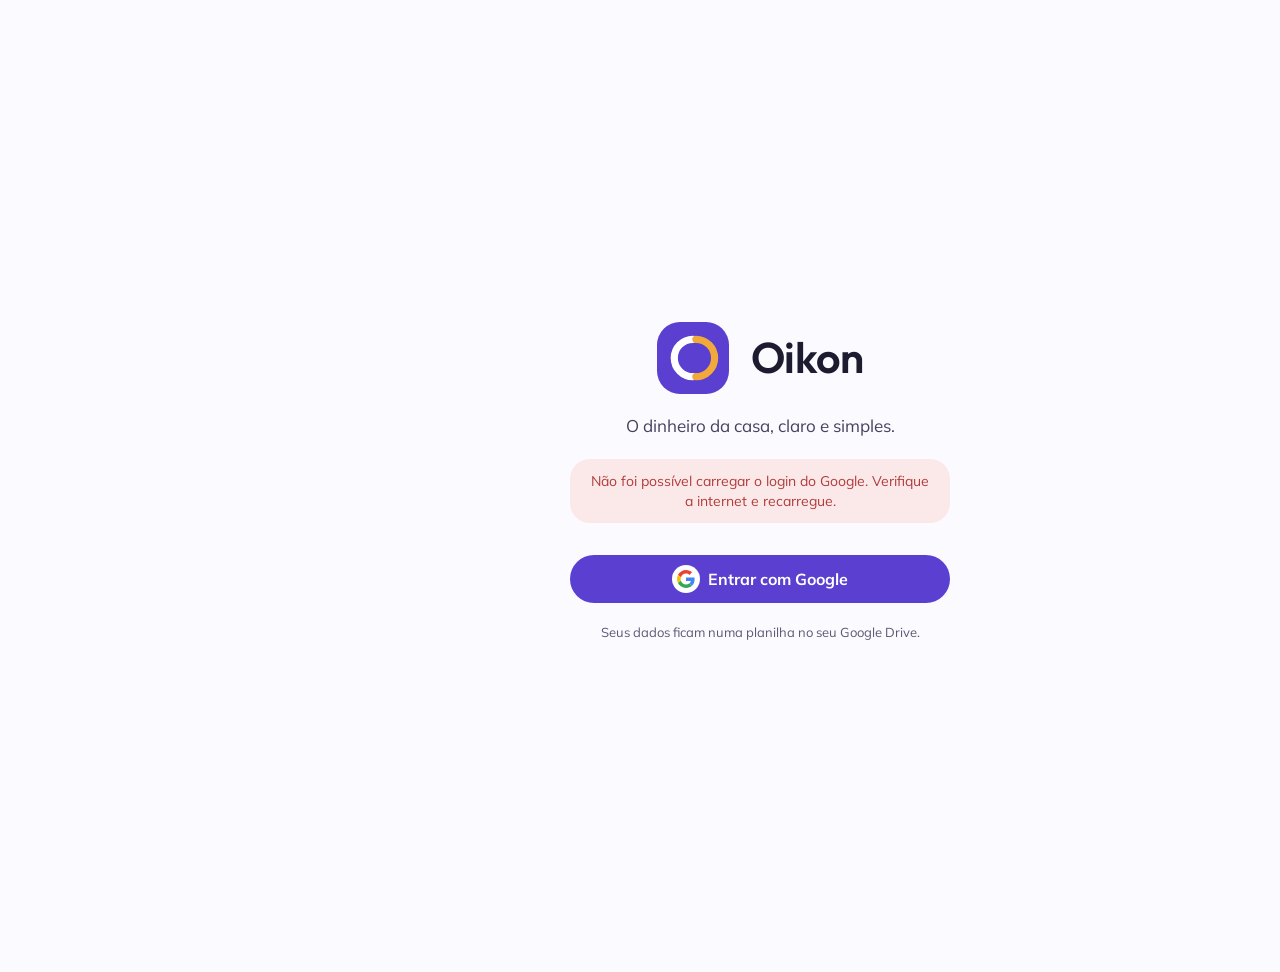
<file: index.html>
<!doctype html>
<html lang="pt-BR">
<head>
<meta charset="utf-8">
<meta name="viewport" content="width=device-width, initial-scale=1, viewport-fit=cover">
<meta name="theme-color" content="#FBFAFF">
<meta name="description" content="Oikon: o dinheiro da casa, claro e simples. Seus dados ficam numa planilha no seu Google Drive.">
<title>Oikon</title>
<link rel="manifest" href="manifest.webmanifest">
<link rel="icon" href="icons/oikon.svg" type="image/svg+xml">
<link rel="apple-touch-icon" href="icons/icon-180.png">
<meta name="apple-mobile-web-app-capable" content="yes">
<meta name="apple-mobile-web-app-title" content="Oikon">
<link rel="preload" href="fonts/mulish-400.woff2" as="font" type="font/woff2" crossorigin>
<link rel="preload" href="fonts/outfit-600.woff2" as="font" type="font/woff2" crossorigin>
<link rel="stylesheet" href="css/app.css?v=88">
</head>
<body>
<div id="app">
  <main id="main" class="shell"><div class="carregando" aria-label="Carregando"><i></i><i></i><i></i></div></main>
  <div id="composer"></div>
  <div id="nav"></div>
  <div id="modal"></div>
  <div id="toast" aria-live="polite"></div>
</div>
<noscript>Este app precisa de JavaScript.</noscript>
<script type="module" src="js/app.js?v=88"></script>
</body>
</html>
</file>
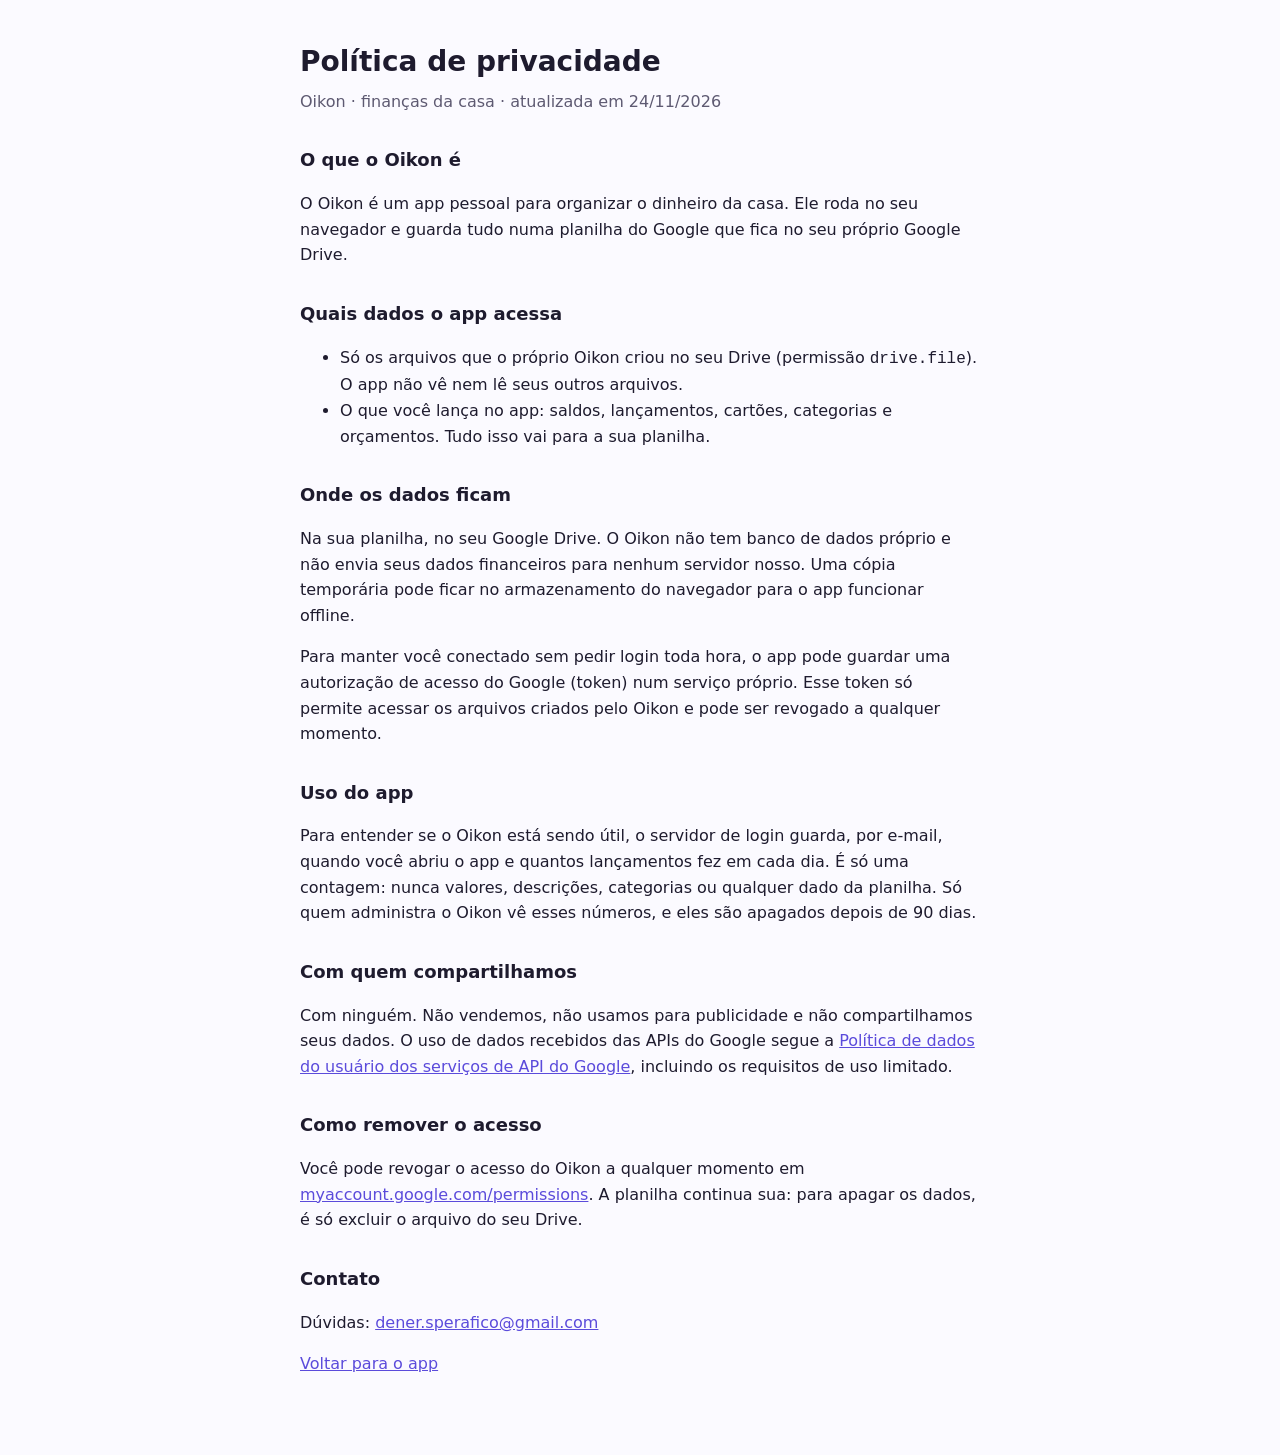
<file: privacidade.html>
<!doctype html>
<html lang="pt-BR">
<head>
<meta charset="utf-8">
<meta name="viewport" content="width=device-width, initial-scale=1">
<title>Oikon · Privacidade</title>
<meta name="theme-color" content="#FBFAFF">
<style>
  :root { --bg:#FBFAFF; --tx:#1E1B2E; --mut:#5E5A72; --ac:#5B4BDB; }
  @media (prefers-color-scheme: dark) { :root { --bg:#16141F; --tx:#ECEAF5; --mut:#A7A3BA; --ac:#A99CFF; } }
  body { margin:0; background:var(--bg); color:var(--tx); font:16px/1.6 system-ui, -apple-system, "Segoe UI", sans-serif; }
  main { max-width:680px; margin:0 auto; padding:40px 16px 64px; }
  h1 { font-size:28px; margin:0 0 4px; }
  h2 { font-size:18px; margin:32px 0 8px; }
  p, li { color:var(--tx); }
  .sub { color:var(--mut); margin:0 0 24px; }
  a { color:var(--ac); }
</style>
</head>
<body>
<main>
  <h1>Política de privacidade</h1>
  <p class="sub">Oikon · finanças da casa · atualizada em 24/11/2026</p>

  <h2>O que o Oikon é</h2>
  <p>O Oikon é um app pessoal para organizar o dinheiro da casa. Ele roda no seu navegador e guarda tudo numa planilha do Google que fica no seu próprio Google Drive.</p>

  <h2>Quais dados o app acessa</h2>
  <ul>
    <li>Só os arquivos que o próprio Oikon criou no seu Drive (permissão <code>drive.file</code>). O app não vê nem lê seus outros arquivos.</li>
    <li>O que você lança no app: saldos, lançamentos, cartões, categorias e orçamentos. Tudo isso vai para a sua planilha.</li>
  </ul>

  <h2>Onde os dados ficam</h2>
  <p>Na sua planilha, no seu Google Drive. O Oikon não tem banco de dados próprio e não envia seus dados financeiros para nenhum servidor nosso. Uma cópia temporária pode ficar no armazenamento do navegador para o app funcionar offline.</p>
  <p>Para manter você conectado sem pedir login toda hora, o app pode guardar uma autorização de acesso do Google (token) num serviço próprio. Esse token só permite acessar os arquivos criados pelo Oikon e pode ser revogado a qualquer momento.</p>

  <h2>Uso do app</h2>
  <p>Para entender se o Oikon está sendo útil, o servidor de login guarda, por e-mail, quando você abriu o app e quantos lançamentos fez em cada dia. É só uma contagem: nunca valores, descrições, categorias ou qualquer dado da planilha. Só quem administra o Oikon vê esses números, e eles são apagados depois de 90 dias.</p>

  <h2>Com quem compartilhamos</h2>
  <p>Com ninguém. Não vendemos, não usamos para publicidade e não compartilhamos seus dados. O uso de dados recebidos das APIs do Google segue a <a href="https://developers.google.com/terms/api-services-user-data-policy">Política de dados do usuário dos serviços de API do Google</a>, incluindo os requisitos de uso limitado.</p>

  <h2>Como remover o acesso</h2>
  <p>Você pode revogar o acesso do Oikon a qualquer momento em <a href="https://myaccount.google.com/permissions">myaccount.google.com/permissions</a>. A planilha continua sua: para apagar os dados, é só excluir o arquivo do seu Drive.</p>

  <h2>Contato</h2>
  <p>Dúvidas: <a href="mailto:dener.sperafico@gmail.com">dener.sperafico@gmail.com</a></p>

  <p><a href="./">Voltar para o app</a></p>
</main>
</body>
</html>
</file>
<file: css/app.css>
/* Oikon — design system "Leve" (documento design/oikon-design-system.md do projeto).
   Tudo vem dos tokens abaixo (seção 14). Valores soltos só onde o documento pede. */

/* ---------- Tokens ---------- */
:root {
  color-scheme: light;

  /* Marca */
  --cor-violeta: #5A3FD0;
  --cor-violeta-escuro: #432CA8;
  --cor-lavanda: #EEEAFC;
  --cor-lavanda-escuro: #E2DCFA;
  --cor-lavanda-leve: #F5F2FE;
  --cor-ambar: #F2A93B;
  --cor-noite: #1D1B2F;

  /* Neutros */
  --cor-fundo: #FBFAFF;
  --cor-superficie: #FFFFFF;
  --cor-texto: #1D1B2F;
  --cor-texto-2: #45415E;
  --cor-texto-3: #5C5873;
  --cor-placeholder: #6E6988;
  --cor-borda: #ECE8F7;
  --cor-borda-forte: #D9D3F2;
  --cor-borda-campo: #8C86A8;

  /* Estados */
  --cor-positivo: #226B4B;
  --cor-positivo-fundo: #E6F4EC;
  --cor-negativo: #B23A3A;
  --cor-negativo-fundo: #FBE9E9;
  --cor-atencao: #8A5A00;
  --cor-atencao-fundo: #FDF1DC;
  --cor-veu: rgba(29, 27, 47, 0.4);

  /* Tipografia */
  --fonte-texto: "Mulish", system-ui, -apple-system, "Segoe UI", sans-serif;
  --fonte-numero: "Outfit", "Mulish", system-ui, sans-serif;
  --txt-destaque: 52px;
  --txt-numero-g: 32px;
  --txt-numero-m: 22px;
  --txt-numero-p: 16px;
  --txt-titulo-1: 28px;
  --txt-titulo-2: 22px;
  --txt-titulo-3: 17px;
  --txt-corpo: 16px;
  --txt-apoio: 14px;
  --txt-legenda: 13px;

  /* Espaço */
  --esp-1: 4px;
  --esp-2: 8px;
  --esp-3: 12px;
  --esp-4: 16px;
  --esp-5: 20px;
  --esp-6: 24px;
  --esp-8: 32px;
  --esp-10: 40px;
  --esp-16: 64px;

  /* Forma */
  --raio-p: 12px;
  --raio-m: 20px;
  --raio-g: 22px;
  --raio-xg: 28px;
  --raio-pilula: 999px;
  --sombra-flutuante: 0 8px 24px rgba(29, 27, 47, 0.12);

  /* Movimento */
  --mov-rapido: 150ms;
  --mov-medio: 250ms;
  --mov-curva: cubic-bezier(0.2, 0, 0, 1);

  /* Layout */
  --nav-lateral: 240px;
  --conteudo-max: 1120px;
  --toque-min: 44px;
  --nav-h: 64px;
  --composer-h: 76px;
}

/* ---------- Fontes (hospedadas no projeto, funcionam sem internet) ---------- */
@font-face { font-family: "Mulish"; src: url("../fonts/mulish-400.woff2") format("woff2"); font-weight: 400; font-display: swap; }
@font-face { font-family: "Mulish"; src: url("../fonts/mulish-600.woff2") format("woff2"); font-weight: 600; font-display: swap; }
@font-face { font-family: "Mulish"; src: url("../fonts/mulish-700.woff2") format("woff2"); font-weight: 700; font-display: swap; }
@font-face { font-family: "Mulish"; src: url("../fonts/mulish-800.woff2") format("woff2"); font-weight: 800; font-display: swap; }
@font-face { font-family: "Outfit"; src: url("../fonts/outfit-500.woff2") format("woff2"); font-weight: 500; font-display: swap; }
@font-face { font-family: "Outfit"; src: url("../fonts/outfit-600.woff2") format("woff2"); font-weight: 600; font-display: swap; }

/* ---------- Base ---------- */
* { box-sizing: border-box; }
html { -webkit-text-size-adjust: 100%; }
body {
  margin: 0;
  background: var(--cor-fundo);
  color: var(--cor-texto);
  font-family: var(--fonte-texto);
  font-size: var(--txt-corpo);
  line-height: 1.45;
}
button, input, select, textarea { font: inherit; color: inherit; }
a { color: var(--cor-violeta); }
h1, h2, h3 { margin: 0; line-height: 1.25; font-weight: 800; }
h1 { font-size: var(--txt-titulo-2); }
h2 { font-size: var(--txt-titulo-3); }
h3 { font-size: var(--txt-titulo-3); }
p { margin: 0; }
svg.ic { width: 24px; height: 24px; flex: none; fill: none; stroke: currentColor; stroke-width: 1.8; stroke-linecap: round; stroke-linejoin: round; }
.num {
  font-family: var(--fonte-numero);
  font-weight: 600;
  font-variant-numeric: tabular-nums;
  letter-spacing: -0.01em;
  white-space: nowrap;
}
.muted { color: var(--cor-texto-3); }
.small { font-size: var(--txt-legenda); }
.apoio { font-size: var(--txt-apoio); color: var(--cor-texto-2); }
.neg { color: var(--cor-negativo); }
.pos { color: var(--cor-positivo); }
.hidden, .sr-only { position: absolute !important; width: 1px; height: 1px; overflow: hidden; clip: rect(0 0 0 0); white-space: nowrap; }
:focus-visible { outline: 3px solid var(--cor-ambar); outline-offset: 2px; }
@media (prefers-reduced-motion: reduce) {
  *, *::before, *::after { animation: none !important; transition: none !important; }
}

/* ---------- Estrutura ---------- */
#app { min-height: 100vh; }
.shell { max-width: 640px; margin: 0 auto; padding: calc(var(--esp-6) + env(safe-area-inset-top)) var(--esp-5) calc(var(--nav-h) + var(--esp-6) + env(safe-area-inset-bottom)); }
.shell.with-composer { padding-bottom: calc(var(--nav-h) + var(--composer-h) + var(--esp-6) + env(safe-area-inset-bottom)); }
.top { display: flex; align-items: center; justify-content: space-between; gap: var(--esp-3); margin-bottom: var(--esp-4); min-height: var(--toque-min); }
.top h1 { flex: 1; }
.cabecalho { display: flex; align-items: center; justify-content: space-between; gap: var(--esp-3); margin-bottom: var(--esp-3); }
.cabecalho .marca-ic { width: 40px; height: 40px; flex: none; }
.stack { display: flex; flex-direction: column; gap: var(--esp-3); }
.secao { margin-top: var(--esp-6); }
.row { display: flex; align-items: center; justify-content: space-between; gap: var(--esp-3); }
.grid2 { display: grid; grid-template-columns: repeat(2, minmax(0, 1fr)); gap: 10px; }
.grid3 { display: grid; grid-template-columns: repeat(3, minmax(0, 1fr)); gap: var(--esp-2); }

/* ---------- Botões (8.1) ---------- */
.btn {
  display: inline-flex; align-items: center; justify-content: center; gap: var(--esp-2);
  min-height: 48px; padding: 0 var(--esp-5); border: 0; border-radius: var(--raio-pilula);
  font: 700 var(--txt-corpo)/1.2 var(--fonte-texto); text-decoration: none; cursor: pointer; text-align: center;
  background: var(--cor-lavanda); color: var(--cor-violeta-escuro);
  transition: background var(--mov-rapido) var(--mov-curva);
}
.btn:hover, .btn:active { background: var(--cor-lavanda-escuro); }
.btn svg.ic { width: 20px; height: 20px; }
.btn.primary { background: var(--cor-violeta); color: #fff; }
.btn.primary:hover, .btn.primary:active { background: var(--cor-violeta-escuro); }
.btn.link { background: transparent; color: var(--cor-violeta); padding: 0 var(--esp-3); min-height: var(--toque-min); }
.btn.link:hover { background: var(--cor-lavanda-leve); }
.btn.danger { background: transparent; color: var(--cor-negativo); }
.btn.danger:hover { background: var(--cor-negativo-fundo); }
.btn.danger.cheio { background: var(--cor-negativo); color: #fff; }
.btn.icone { width: 48px; padding: 0; flex: none; }
.btn.pequeno { min-height: var(--toque-min); padding: 0 var(--esp-4); font-size: var(--txt-apoio); }
.btn.block { width: 100%; }
.btn:disabled { opacity: .4; cursor: not-allowed; }
.btns { display: flex; gap: 10px; flex-wrap: wrap; }
.btns .btn { flex: 1 1 auto; }
.btns.col { flex-direction: column; }
.back { display: inline-flex; align-items: center; gap: var(--esp-1); min-height: var(--toque-min); padding: 0 var(--esp-3) 0 0; border: 0; background: none; color: var(--cor-violeta); font: 700 var(--txt-corpo) var(--fonte-texto); cursor: pointer; border-radius: var(--raio-pilula); }
.back svg.ic { width: 20px; height: 20px; }

/* ---------- Cards e métricas (8.4, 8.5) ---------- */
.card { background: var(--cor-superficie); border: 1px solid var(--cor-borda); border-radius: var(--raio-g); padding: var(--esp-4) var(--esp-5); color: inherit; text-decoration: none; display: block; }
a.card:hover { border-color: var(--cor-borda-forte); }
.card .label { font-size: var(--txt-legenda); font-weight: 700; color: var(--cor-texto-3); }
.card .big { font-family: var(--fonte-numero); font-weight: 600; font-size: var(--txt-numero-m); line-height: 1.2; margin-top: 2px; font-variant-numeric: tabular-nums; }
.card.alert { background: var(--cor-atencao-fundo); border-color: transparent; color: var(--cor-atencao); }
.card.danger { background: var(--cor-negativo-fundo); border-color: transparent; }
.card.info { background: var(--cor-lavanda); border-color: transparent; color: var(--cor-noite); }
.metrica { padding: 14px var(--esp-4); border-radius: var(--raio-g); display: flex; flex-direction: column; gap: 2px; }
.metrica .apoio { font-size: var(--txt-legenda); color: var(--cor-texto-3); }

.destaque { text-align: center; padding: var(--esp-3) 0 var(--esp-5); display: flex; flex-direction: column; align-items: center; gap: var(--esp-2); color: inherit; text-decoration: none; border-radius: var(--raio-xg); }
.destaque .rot { font-size: var(--txt-apoio); font-weight: 700; color: var(--cor-texto-3); }
.destaque .valor { font-family: var(--fonte-numero); font-weight: 600; font-size: var(--txt-destaque); line-height: 1; letter-spacing: -0.02em; color: var(--cor-violeta); font-variant-numeric: tabular-nums; }
.destaque .valor.neg { color: var(--cor-negativo); }
.destaque .exp { font-size: var(--txt-apoio); color: var(--cor-texto-2); max-width: 300px; }
.destaque .saidas { width: 100%; max-width: 320px; margin-top: var(--esp-2); text-align: left; }
.destaque:hover .valor { color: var(--cor-violeta-escuro); }

.section-title { display: flex; align-items: center; gap: var(--esp-2); font-size: var(--txt-titulo-3); font-weight: 800; color: var(--cor-texto); margin: var(--esp-6) 0 var(--esp-3); }
.section-title .r { margin-left: auto; }
.contador { display: inline-block; background: var(--cor-ambar); color: var(--cor-noite); font-size: var(--txt-legenda); font-weight: 800; border-radius: var(--raio-pilula); padding: 2px 9px; line-height: 1.4; }

/* ---------- Itens de lista (8.6) ---------- */
.list { display: flex; flex-direction: column; gap: 10px; }
.item {
  display: flex; align-items: center; gap: var(--esp-3); width: 100%; min-height: 64px;
  padding: var(--esp-3) 14px; background: var(--cor-superficie); border: 1px solid var(--cor-borda); border-radius: var(--raio-m);
  text-align: left; color: inherit; text-decoration: none; cursor: pointer;
  transition: border-color var(--mov-rapido) var(--mov-curva);
}
div.item { cursor: default; }
.item:hover { border-color: var(--cor-borda-forte); }
.item > .ic, .item > svg.ic { color: var(--cor-noite); }
.item .meio { flex: 1; min-width: 0; display: flex; flex-direction: column; gap: 2px; }
.item .t { font-weight: 700; font-size: 15px; }
.item .s { font-size: var(--txt-legenda); color: var(--cor-texto-3); }
.item .r { text-align: right; flex: none; display: flex; flex-direction: column; align-items: flex-end; gap: 2px; }
.item .r .num { font-size: var(--txt-numero-p); }
.item.total { min-height: 52px; background: var(--cor-lavanda-leve); }
.quem { display: inline-grid; place-items: center; width: 24px; height: 24px; border-radius: 50%; background: var(--cor-lavanda); color: var(--cor-violeta-escuro); font-size: var(--txt-legenda); font-weight: 700; vertical-align: middle; flex: none; }
.dia { font-size: var(--txt-legenda); font-weight: 700; color: var(--cor-texto-3); margin: var(--esp-5) 0 var(--esp-2); }
.dia:first-child { margin-top: 0; }

.badge { display: inline-flex; align-items: center; font-size: var(--txt-legenda); font-weight: 700; border-radius: var(--raio-pilula); padding: 1px 8px; line-height: 1.5; vertical-align: middle; }
.badge.prev { background: var(--cor-lavanda); color: var(--cor-violeta-escuro); }
.badge.pend { background: var(--cor-atencao-fundo); color: var(--cor-atencao); }
.badge.envio { background: var(--cor-lavanda-leve); color: var(--cor-texto-3); }
.badge.est { background: var(--cor-negativo-fundo); color: var(--cor-negativo); }
.badge.ok { background: var(--cor-positivo-fundo); color: var(--cor-positivo); }

/* ---------- Barra de orçamento (8.9) ---------- */
.bar { position: relative; height: 8px; border-radius: var(--raio-pilula); background: var(--cor-lavanda); overflow: hidden; display: flex; margin: 6px 0 4px; }
.bar > i { display: block; height: 100%; background: var(--cor-violeta); }
.bar > i.prev { background: var(--cor-violeta); opacity: .35; }
.bar.over { background: var(--cor-negativo-fundo); }
.bar.over > i { background: var(--cor-negativo); }
.bar.over > i.prev { opacity: .45; }
.orc-linha { display: flex; justify-content: space-between; gap: var(--esp-3); align-items: baseline; }
.orc-linha .t { font-weight: 700; font-size: 15px; }
.orc-linha .num { font-size: 15px; }

/* ---------- Chips (8.8) ---------- */
.chip { display: inline-flex; align-items: center; gap: var(--esp-2); min-height: 36px; padding: 0 14px; border-radius: var(--raio-pilula); background: var(--cor-lavanda); color: var(--cor-texto-2); font-weight: 700; font-size: 15px; border: 0; text-decoration: none; cursor: pointer; }
.chip svg.ic { width: 16px; height: 16px; }
.chip.falta { background: var(--cor-superficie); border: 1.5px dashed var(--cor-borda-campo); color: var(--cor-noite); }
.chip.ed { color: var(--cor-noite); font-size: var(--txt-apoio); }
.chip.aberto { background: var(--cor-violeta); color: #fff; }
.chips { display: flex; flex-wrap: wrap; gap: var(--esp-2); }
.filtros { display: flex; gap: var(--esp-2); overflow-x: auto; padding-bottom: 2px; margin-bottom: var(--esp-3); }
.filtro { flex: none; display: inline-flex; align-items: center; min-height: var(--toque-min); padding: 0 var(--esp-4); border-radius: var(--raio-pilula); background: var(--cor-superficie); border: 1px solid var(--cor-borda-forte); color: var(--cor-texto-2); font-weight: 700; font-size: var(--txt-apoio); text-decoration: none; }
.filtro.on { background: var(--cor-violeta); border-color: var(--cor-violeta); color: #fff; }
.seletor-mes { display: flex; align-items: center; justify-content: center; gap: var(--esp-1); background: var(--cor-lavanda); border-radius: var(--raio-pilula); padding: 2px; width: max-content; max-width: 100%; margin: 0 auto var(--esp-4); }
.seletor-mes a { display: inline-grid; place-items: center; width: var(--toque-min); height: var(--toque-min); border-radius: 50%; color: var(--cor-violeta-escuro); }
.seletor-mes a:hover { background: var(--cor-lavanda-escuro); }
.seletor-mes a svg.ic { width: 20px; height: 20px; }
.seletor-mes b, .seletor-mes .t { padding: 0 var(--esp-2); font-weight: 700; color: var(--cor-texto-2); text-align: center; }
.seletor-mes .t b { padding: 0; display: block; color: var(--cor-noite); }

/* ---------- Formulários (8.13) ---------- */
form { margin: 0; }
.field { display: flex; flex-direction: column; gap: 6px; }
.field > span:first-child { font-size: var(--txt-apoio); font-weight: 700; color: var(--cor-texto-2); }
.field input, .field select, .field textarea {
  min-height: 48px; padding: 0 14px; border: 1.5px solid var(--cor-borda-campo); border-radius: var(--raio-p);
  background: var(--cor-superficie); width: 100%; font-size: var(--txt-corpo);
}
.field select { padding-right: 36px; }
.field input::placeholder { color: var(--cor-placeholder); }
.field input:focus, .field select:focus, .field textarea:focus { outline: none; border-color: var(--cor-violeta); box-shadow: 0 0 0 1px var(--cor-violeta); }
.field.valor .caixa { position: relative; display: flex; align-items: center; }
.field.valor .caixa::before { content: "R$"; position: absolute; left: 14px; color: var(--cor-texto-3); font-weight: 700; }
.field.valor input { font-family: var(--fonte-numero); font-weight: 600; font-size: 20px; text-align: right; padding-left: 48px; }
.field.err input, .field.err select { border-color: var(--cor-negativo); }
.field .hint { font-size: var(--txt-legenda); color: var(--cor-texto-3); }
.field .error { font-size: var(--txt-legenda); color: var(--cor-negativo); font-weight: 700; }
.seg { display: flex; gap: 2px; padding: 3px; background: var(--cor-lavanda); border-radius: var(--raio-pilula); }
.seg label { flex: 1; display: grid; place-items: center; min-height: 42px; padding: 0 var(--esp-2); border-radius: var(--raio-pilula); border: 1px solid transparent; cursor: pointer; font-weight: 700; font-size: var(--txt-apoio); color: var(--cor-texto-2); text-align: center; }
.seg input { position: absolute; opacity: 0; pointer-events: none; }
.seg label:has(input:checked) { background: var(--cor-superficie); color: var(--cor-violeta); border-color: var(--cor-borda-forte); }
.seg label:has(input:focus-visible) { outline: 3px solid var(--cor-ambar); outline-offset: 2px; }
.check { display: flex; gap: var(--esp-3); align-items: center; min-height: var(--toque-min); cursor: pointer; }
.check input[type="radio"] { width: 22px; height: 22px; accent-color: var(--cor-violeta); flex: none; }
.check input[type="checkbox"] { appearance: none; -webkit-appearance: none; position: relative; flex: none; width: 44px; height: 26px; border-radius: var(--raio-pilula); background: var(--cor-borda-campo); cursor: pointer; transition: background var(--mov-rapido) var(--mov-curva); margin: 0; }
.check input[type="checkbox"]::after { content: ""; position: absolute; top: 3px; left: 3px; width: 20px; height: 20px; border-radius: 50%; background: #fff; transition: transform var(--mov-rapido) var(--mov-curva); }
.check input[type="checkbox"]:checked { background: var(--cor-violeta); }
.check input[type="checkbox"]:checked::after { transform: translateX(18px); }

/* ---------- Navegação (8.14) ---------- */
.tabs { position: fixed; left: 0; right: 0; bottom: 0; z-index: 20; display: flex; justify-content: center; height: calc(var(--nav-h) + env(safe-area-inset-bottom)); padding-bottom: env(safe-area-inset-bottom); background: var(--cor-superficie); border-top: 1px solid var(--cor-borda); }
.tabs .so-desk { display: none; }
.tabs a { flex: 1; max-width: 160px; display: flex; flex-direction: column; align-items: center; justify-content: center; gap: var(--esp-1); font-size: var(--txt-legenda); font-weight: 700; color: var(--cor-texto-3); text-decoration: none; }
.tabs a .pil { display: grid; place-items: center; width: 56px; height: 32px; border-radius: var(--raio-pilula); }
.tabs a.on { color: var(--cor-violeta); }
.tabs a.on .pil { background: var(--cor-lavanda); }

/* ---------- Campo único (8.2) ---------- */
.composer { position: fixed; left: 0; right: 0; bottom: calc(var(--nav-h) + env(safe-area-inset-bottom)); z-index: 19; background: var(--cor-superficie); border-top: 1px solid var(--cor-borda); padding: 14px var(--esp-4); }
.composer form { max-width: 640px; margin: 0 auto; display: flex; gap: 10px; align-items: center; }
.composer input { flex: 1; min-width: 0; height: 48px; padding: 0 18px; border-radius: var(--raio-pilula); background: var(--cor-fundo); border: 1.5px solid var(--cor-borda-campo); font-size: var(--txt-corpo); outline: none; transition: border-color var(--mov-rapido) var(--mov-curva); }
.composer input::placeholder { color: var(--cor-placeholder); }
.composer input:focus { border-color: var(--cor-violeta); }
.composer .btn.icone svg.ic { width: 22px; height: 22px; }
.composer.no-topo { position: static; padding: 0; border: 0; background: none; margin-bottom: var(--esp-6); }
.composer.no-topo form { max-width: none; }

/* ---------- Avisos, toast (8.10, 8.11, 8.17) ---------- */
.banner { display: flex; align-items: center; gap: var(--esp-3); padding: var(--esp-3) var(--esp-4); border-radius: var(--raio-m); font-size: var(--txt-apoio); margin-bottom: var(--esp-3); background: var(--cor-lavanda); color: var(--cor-noite); }
.banner > svg.ic { width: 20px; height: 20px; }
.banner > span { flex: 1; }
.banner.warn { background: var(--cor-atencao-fundo); color: var(--cor-atencao); font-weight: 700; }
.banner.err { background: var(--cor-negativo-fundo); color: var(--cor-negativo); }
.banner.ok { background: var(--cor-positivo-fundo); color: var(--cor-positivo); }
.banner .btn { min-height: 40px; padding: 0 var(--esp-4); font-size: var(--txt-apoio); background: var(--cor-superficie); flex: none; }
.toast { position: fixed; left: 50%; top: calc(env(safe-area-inset-top) + var(--esp-3)); transform: translateX(-50%); z-index: 80; width: max-content; max-width: min(440px, calc(100vw - 32px)); display: flex; align-items: center; gap: var(--esp-3); padding: 10px var(--esp-4) 10px 10px; background: var(--cor-superficie); color: var(--cor-texto); border: 1px solid var(--cor-lavanda); border-radius: 16px; box-shadow: 0 8px 24px rgba(52, 40, 120, .14), 0 1px 3px rgba(52, 40, 120, .08); font-size: 15px; font-weight: 600; line-height: 1.35; cursor: pointer; animation: toast-in 220ms var(--mov-curva); }
.toast .t-ic { flex: none; display: grid; place-items: center; width: 30px; height: 30px; border-radius: 50%; background: var(--cor-lavanda-leve); color: var(--cor-violeta); }
.toast .t-ic svg.ic { width: 16px; height: 16px; }
.toast.ok .t-ic { background: var(--cor-positivo-fundo); color: var(--cor-positivo); }
.toast.atencao { border-color: var(--cor-atencao-fundo); }
.toast.atencao .t-ic { background: var(--cor-atencao-fundo); color: var(--cor-atencao); }
@keyframes toast-in { from { opacity: 0; transform: translate(-50%, -10px); } to { opacity: 1; transform: translate(-50%, 0); } }
@keyframes toast-in-desk { from { opacity: 0; transform: translateY(-10px); } to { opacity: 1; transform: none; } }
@media (prefers-reduced-motion: reduce) { .toast { animation: none; } }
.vazio { text-align: center; padding: var(--esp-8) var(--esp-4); display: flex; flex-direction: column; align-items: center; gap: var(--esp-3); color: var(--cor-texto-2); }
.vazio svg.ic { width: 32px; height: 32px; color: var(--cor-texto-3); }
.carregando { display: flex; flex-direction: column; gap: var(--esp-3); align-items: center; padding-top: var(--esp-16); }
.carregando i { display: block; height: 20px; width: 60%; border-radius: var(--raio-pilula); background: var(--cor-lavanda); animation: pulsar 1.2s ease-in-out infinite; }
.carregando i:nth-child(2) { height: 52px; width: 70%; }
.carregando i:nth-child(3) { width: 80%; height: 64px; border-radius: var(--raio-g); }
@keyframes pulsar { 0%, 100% { opacity: 1; } 50% { opacity: .6; } }

/* ---------- Bottom sheet e modal (8.12) ---------- */
.modal-bg { position: fixed; inset: 0; z-index: 40; background: var(--cor-veu); display: flex; align-items: flex-end; justify-content: center; animation: fade var(--mov-medio) var(--mov-curva); }
.modal { position: relative; width: 100%; max-width: 640px; max-height: 90vh; overflow: auto; background: var(--cor-superficie); border-radius: var(--raio-xg) var(--raio-xg) 0 0; padding: var(--esp-6) var(--esp-5) calc(var(--esp-5) + env(safe-area-inset-bottom)); box-shadow: var(--sombra-flutuante); animation: subir var(--mov-medio) var(--mov-curva); }
.modal::before { content: ""; position: absolute; top: 8px; left: 50%; margin-left: -18px; width: 36px; height: 4px; border-radius: 2px; background: var(--cor-borda-forte); }
.modal .mh { display: flex; justify-content: space-between; align-items: center; gap: var(--esp-3); margin-bottom: var(--esp-4); }
.modal .mh h2 { font-size: var(--txt-titulo-3); }
@keyframes subir { from { transform: translateY(24px); opacity: .6; } to { transform: none; opacity: 1; } }
@keyframes fade { from { opacity: 0; } to { opacity: 1; } }
.x { display: grid; place-items: center; width: 44px; height: 44px; flex: none; border: 0; border-radius: 50%; background: var(--cor-lavanda); color: var(--cor-violeta-escuro); cursor: pointer; }
.x svg.ic { width: 20px; height: 20px; }
.kv { display: flex; justify-content: space-between; gap: var(--esp-3); padding: var(--esp-2) 0; border-bottom: 1px solid var(--cor-borda); font-size: 15px; }
.kv:last-child { border-bottom: 0; }
.interp .valor-t { display: block; background: none; border: 0; padding: 0; cursor: pointer; font-family: var(--fonte-numero); font-weight: 600; font-size: var(--txt-numero-g); line-height: 1.1; letter-spacing: -0.02em; text-align: left; color: var(--cor-noite); }
.interp .desc-t { font-weight: 700; font-size: var(--txt-titulo-3); color: var(--cor-texto-2); }

/* ---------- Composição e tabelas (8.15) ---------- */
.calc { display: flex; flex-direction: column; }
.calc .kv { font-size: var(--txt-apoio); padding: 6px 0; border-bottom: 1px solid var(--cor-borda); }
.calc .kv .num { font-size: 15px; }
.calc .kv.total { font-weight: 800; border-bottom: 0; font-size: 15px; }

/* ---------- Entrar e primeiro acesso ---------- */
.login { max-width: 420px; margin: 0 auto; min-height: 100vh; display: flex; flex-direction: column; justify-content: center; align-items: center; text-align: center; gap: var(--esp-5); padding: var(--esp-6) var(--esp-5); }
.assinatura { display: inline-flex; align-items: center; gap: 22px; }
.assinatura img { width: 72px; height: 72px; }
.assinatura span { font-family: var(--fonte-numero); font-weight: 600; font-size: 43px; letter-spacing: -0.01em; color: var(--cor-noite); }
.login .frase { font-size: var(--txt-titulo-3); color: var(--cor-texto-2); }
.btn-google .g { display: grid; place-items: center; width: 28px; height: 28px; border-radius: 50%; background: #fff; }
.btn-google .g svg { width: 18px; height: 18px; }
.steps { display: flex; gap: var(--esp-2); margin-bottom: var(--esp-2); }
.steps i { width: 8px; height: 8px; border-radius: 50%; background: var(--cor-borda-forte); }
.steps i.feito { background: var(--cor-violeta); }
.steps i.atual { background: var(--cor-ambar); }

/* ---------- Desktop (≥ 960px) ---------- */
@media (min-width: 960px) {
  h1 { font-size: var(--txt-titulo-1); }
  .shell { max-width: calc(var(--conteudo-max) + 2 * var(--esp-10)); margin: 0 0 0 var(--nav-lateral); padding: var(--esp-8) var(--esp-10) var(--esp-10); }
  .shell.with-composer { padding-bottom: var(--esp-10); }
  .tabs { top: 0; bottom: 0; right: auto; width: var(--nav-lateral); height: auto; flex-direction: column; justify-content: flex-start; gap: var(--esp-1); padding: var(--esp-6) var(--esp-4); background: var(--cor-fundo); border-top: 0; border-right: 1px solid var(--cor-borda); }
  .tabs .so-desk { display: flex; }
  .tabs .so-cel { display: none; }
  .tabs .marca { display: flex; flex: none; flex-direction: row; justify-content: flex-start; max-width: none; align-items: center; gap: 10px; padding: 0 var(--esp-2) var(--esp-6); text-decoration: none; }
  .tabs .marca img { width: 32px; height: 32px; }
  .tabs .marca span { font-family: var(--fonte-numero); font-weight: 600; font-size: 20px; letter-spacing: -0.01em; color: var(--cor-noite); }
  .tabs a.ir { flex: none; max-width: none; height: var(--toque-min); flex-direction: row; justify-content: flex-start; gap: var(--esp-3); padding: 0 14px; border-radius: var(--raio-pilula); font-size: 15px; color: var(--cor-texto-2); }
  .tabs a.ir .pil { width: auto; height: auto; background: none !important; }
  .tabs a.ir.on { background: var(--cor-lavanda); color: var(--cor-violeta-escuro); }
  .tabs a.ir:hover { background: var(--cor-lavanda-leve); }
  .tabs .rodape { margin-top: auto; font-size: var(--txt-legenda); color: var(--cor-texto-3); padding: 0 var(--esp-2); flex-direction: column; gap: 2px; }
  .composer { left: var(--nav-lateral); bottom: 0; }
  .toast { top: var(--esp-5); left: auto; right: var(--esp-6); transform: none; animation-name: toast-in-desk; }
  .modal-bg { align-items: center; }
  .modal { width: 480px; border-radius: var(--raio-xg); max-height: 88vh; animation: crescer var(--mov-medio) var(--mov-curva); }
  .modal::before { display: none; }
  .inicio-grade { display: grid; grid-template-columns: repeat(12, minmax(0, 1fr)); gap: var(--esp-6); align-items: start; }
  .inicio-grade .destaque { grid-column: span 6; padding-top: 0; }
  .inicio-grade .metricas { grid-column: span 6; }
  .inicio-grade .col6 { grid-column: span 6; }
  .inicio-grade .col12 { grid-column: span 12; }
  .composer.no-topo form { max-width: calc(8 / 12 * 100%); }
}
@keyframes crescer { from { transform: scale(.98); opacity: 0; } to { transform: none; opacity: 1; } }

/* ---------- Complementos ---------- */
svg.ic.mini { width: 16px; height: 16px; vertical-align: -2px; margin-right: 4px; color: var(--cor-texto-3); }
.item .abrir { flex: 1; min-width: 0; display: flex; align-items: center; gap: var(--esp-3); min-height: var(--toque-min); padding: 0; border: 0; background: none; text-align: left; cursor: pointer; color: inherit; border-radius: var(--raio-p); }
.item .r .btn.pequeno { margin-top: 2px; }
.busca .caixa { position: relative; display: flex; align-items: center; }
.busca .caixa svg.ic { position: absolute; left: 14px; width: 20px; height: 20px; color: var(--cor-texto-3); pointer-events: none; }
.busca input { padding-left: 44px; }
.so-desk-b { display: none; }
.metricas { margin-top: var(--esp-2); }
@media (min-width: 960px) {
  .so-desk-b { display: block; }
  .cabecalho .marca-ic { display: none; }
  .metricas { margin-top: 0; }
  .inicio-grade > section > .section-title:first-child { margin-top: 0; }
}

.destaque .orc-linha { flex-wrap: wrap; row-gap: 0; }
.destaque .orc-linha .t { white-space: nowrap; font-size: var(--txt-apoio); }
.destaque .orc-linha .num { font-size: var(--txt-apoio); }
.card.stack { display: flex; flex-direction: column; }

/* ---------- Tutorial do primeiro acesso ---------- */
.tutorial { display: flex; flex-direction: column; gap: var(--esp-3); }
.tutorial h2 { font-size: var(--txt-titulo-2); }
.tutorial p { color: var(--cor-texto-2); }
.tut-ic { display: grid; place-items: center; width: 56px; height: 56px; border-radius: 50%; background: var(--cor-lavanda); color: var(--cor-violeta); }
.tut-ic svg.ic { width: 28px; height: 28px; }
.tutorial .exemplo { display: flex; flex-direction: column; gap: var(--esp-2); padding: var(--esp-3) var(--esp-4); border-radius: var(--raio-m); background: var(--cor-fundo); border: 1px solid var(--cor-borda); }
.tutorial .frase-ex { display: inline-flex; align-items: center; min-height: 40px; padding: 0 var(--esp-4); border-radius: var(--raio-pilula); border: 1.5px solid var(--cor-borda-campo); background: var(--cor-superficie); width: max-content; max-width: 100%; }
.tutorial .exemplo .chip { min-height: 32px; cursor: default; }
.passos { margin: 0; padding: 0; list-style: none; display: flex; flex-direction: column; gap: var(--esp-3); }
.passos li { display: flex; gap: var(--esp-3); align-items: flex-start; color: var(--cor-texto); }
.passos .n { flex: none; display: grid; place-items: center; width: 28px; height: 28px; border-radius: 50%; background: var(--cor-violeta); color: #fff; font-weight: 800; font-size: var(--txt-legenda); }
.passos.simples li { display: list-item; margin-left: var(--esp-5); list-style: disc; }
.passos svg.ic.mini { color: var(--cor-violeta); margin-right: 2px; }
.modal .mh .steps { margin: 0; }
.tutorial .grupo { font-size: var(--txt-legenda); font-weight: 700; color: var(--cor-violeta); }
.tutorial .exemplo.calc { gap: 0; }
.tutorial .exemplo.calc .kv { font-size: var(--txt-apoio); padding: 5px 0; }
.tutorial .exemplo .orc-linha .t, .tutorial .exemplo .orc-linha .num { font-size: var(--txt-apoio); }
.passos .n svg.ic { width: 16px; height: 16px; }

/* ---------- Futuro (8.16, revisto) ---------- */
.cabecalho .chip svg.ic { width: 20px; height: 20px; }
/* Celular: barras horizontais com o valor de cada mês */
.grafico-h { display: flex; flex-direction: column; gap: 2px; }
.grafico-h .lin { display: grid; grid-template-columns: 44px 1fr 92px; align-items: center; gap: var(--esp-2); min-height: 30px; padding: 0 var(--esp-1); border: 0; background: none; border-radius: var(--raio-p); cursor: pointer; text-align: left; color: inherit; }
.grafico-h .lin:hover, .grafico-h .lin:focus-visible { background: var(--cor-lavanda-leve); }
.grafico-h .mes { font-size: var(--txt-legenda); color: var(--cor-texto-3); display: flex; align-items: baseline; gap: 2px; }
.grafico-h .mes small { font-size: var(--txt-legenda); color: var(--cor-texto-3); }
.grafico-h .lin.atual .mes { color: var(--cor-noite); font-weight: 800; }
.grafico-h .lin.atual { box-shadow: inset 3px 0 0 var(--cor-ambar); }
.grafico-h .trilho { position: relative; height: 14px; }
.grafico-h .zero { position: absolute; top: -4px; bottom: -4px; width: 1px; background: var(--cor-borda-forte); }
.grafico-h .trilho i { position: absolute; top: 0; bottom: 0; min-width: 2px; background: var(--cor-violeta); border-radius: 0 6px 6px 0; }
.grafico-h .trilho i.neg { background: var(--cor-negativo); border-radius: 6px 0 0 6px; }
.grafico-h .num { text-align: right; font-size: var(--txt-legenda); }
/* Computador: barras verticais com o valor em cima */
.grafico { display: none; grid-auto-flow: column; grid-auto-columns: minmax(0, 1fr); gap: var(--esp-1); height: 260px; padding-top: var(--esp-8); }
.grafico .col { position: relative; display: flex; flex-direction: column; align-items: stretch; justify-content: flex-end; min-width: 0; padding: 0; border: 0; background: none; cursor: pointer; border-radius: var(--raio-p); color: inherit; }
.grafico .col:hover, .grafico .col:focus-visible { background: var(--cor-lavanda-leve); }
.grafico .area { display: flex; flex-direction: column; align-items: center; }
.grafico .area.cima { justify-content: flex-end; border-bottom: 1px solid var(--cor-borda-forte); }
.grafico .area.baixo { justify-content: flex-start; }
.grafico .area i { display: block; width: 60%; min-height: 2px; background: var(--cor-violeta); }
.grafico .area.cima i { border-radius: 6px 6px 0 0; }
.grafico .area.baixo i { background: var(--cor-negativo); border-radius: 0 0 6px 6px; }
.grafico .area i { position: relative; }
.grafico .val { position: absolute; left: 50%; bottom: 100%; transform: translateX(-50%); font-size: var(--txt-legenda); white-space: nowrap; padding-bottom: 3px; }
.grafico .area.baixo .val { bottom: auto; top: 100%; padding: 3px 0 0; }
.grafico .mes { font-size: var(--txt-legenda); color: var(--cor-texto-3); text-align: center; padding-top: 4px; }
.grafico .col.atual .mes { color: var(--cor-noite); font-weight: 800; }
.grafico .col.atual .mes::before { content: ""; display: block; width: 16px; height: 3px; margin: 0 auto 3px; border-radius: 2px; background: var(--cor-ambar); }
@media (min-width: 960px) { .grafico { display: grid; } .grafico-h { display: none; } }
.dia-fut { align-items: flex-start; }
.dia-fut .mvs { display: flex; flex-direction: column; gap: 2px; margin-top: 4px; }
.dia-fut .mv { display: flex; justify-content: space-between; gap: var(--esp-3); font-size: var(--txt-legenda); color: var(--cor-texto-2); }
.dia-fut .mv .num { font-size: var(--txt-legenda); }
.dia-fut .mv .s { color: var(--cor-texto-3); }
.dia-fut.negativo { background: var(--cor-negativo-fundo); border-color: transparent; }
.dia-fut .r .num { font-size: var(--txt-numero-p); }
.meses-fut { display: flex; flex-direction: column; gap: 10px; }
.mes-fut { background: var(--cor-superficie); border: 1px solid var(--cor-borda); border-radius: var(--raio-m); }
.mes-fut > summary { list-style: none; display: flex; align-items: center; gap: var(--esp-3); min-height: 64px; padding: var(--esp-3) 14px; cursor: pointer; border-radius: var(--raio-m); }
.mes-fut > summary::-webkit-details-marker { display: none; }
.mes-fut > summary:hover { background: var(--cor-lavanda-leve); }
.mes-fut > summary .meio { flex: 1; min-width: 0; display: flex; flex-direction: column; gap: 2px; }
.mes-fut > summary .t { font-weight: 800; font-size: var(--txt-titulo-3); }
.mes-fut > summary .s { font-size: var(--txt-legenda); color: var(--cor-texto-3); }
.mes-fut > summary .r { display: flex; flex-direction: column; align-items: flex-end; }
.mes-fut > summary .r .num { font-size: var(--txt-numero-p); }
.mes-fut > summary .seta { width: 20px; height: 20px; color: var(--cor-texto-3); transition: transform var(--mov-rapido) var(--mov-curva); }
.mes-fut[open] > summary .seta { transform: rotate(180deg); }
.mes-fut[open] > summary { border-bottom: 1px solid var(--cor-borda); border-radius: var(--raio-m) var(--raio-m) 0 0; }
.mes-fut .corpo { padding: var(--esp-3); display: flex; flex-direction: column; gap: var(--esp-3); }
.mes-fut .corpo .item { background: var(--cor-fundo); }
.mes-fut .corpo .item.negativo { background: var(--cor-negativo-fundo); }
/* Assinatura no topo da Início (ícone + nome), proporções da seção 7.5 */
.marca-casa { display: inline-flex; align-items: center; gap: 12px; }
.marca-casa img { width: 40px; height: 40px; }
.marca-casa span { font-family: var(--fonte-numero); font-weight: 600; font-size: 24px; letter-spacing: -0.01em; color: var(--cor-noite); }
@media (min-width: 960px) { .cabecalho .marca-casa { display: none; } .cabecalho { justify-content: flex-end; } }

/* ---------- Atenção no mês: alerta compacto (8.10b) ---------- */
.alertas { display: flex; flex-direction: column; background: var(--cor-superficie); border: 1px solid var(--cor-borda); border-radius: var(--raio-m); overflow: hidden; }
.alerta { display: flex; align-items: center; gap: var(--esp-2); min-height: var(--toque-min); padding: var(--esp-2) var(--esp-3); color: var(--cor-texto); text-decoration: none; font-size: var(--txt-apoio); border-top: 1px solid var(--cor-borda); }
.alerta:first-child { border-top: 0; }
.alerta:hover { background: var(--cor-lavanda-leve); }
.alerta > svg.ic { width: 20px; height: 20px; }
.alerta .txt { flex: 1; min-width: 0; }
.alerta .num { font-size: var(--txt-apoio); }
.alerta .seta { width: 16px; height: 16px; color: var(--cor-texto-3); }
.alerta.est > svg.ic:first-child, .alerta.est .num { color: var(--cor-negativo); }
.alerta.perto > svg.ic:first-child, .alerta.perto .num { color: var(--cor-atencao); }
.alerta.fora > svg.ic:first-child { color: var(--cor-texto-3); }
/* Título de seção que é link (Para confirmar) */
.titulo-link { display: inline-flex; align-items: center; gap: var(--esp-2); color: inherit; text-decoration: none; min-height: var(--toque-min); }
.titulo-link svg.ic { width: 20px; height: 20px; color: var(--cor-texto-3); }
.titulo-link:hover svg.ic { color: var(--cor-violeta); }
/* ---------- Atalhos em cards, em carrossel ---------- */
.atalhos { display: flex; gap: 10px; overflow-x: auto; scroll-snap-type: x mandatory; scroll-padding-inline: var(--esp-5); margin: 0 calc(-1 * var(--esp-5)); padding: 2px var(--esp-5) var(--esp-2); scrollbar-width: none; }
.atalhos::-webkit-scrollbar { display: none; }
.atalho { flex: none; scroll-snap-align: start; width: 128px; min-height: 104px; display: flex; flex-direction: column; justify-content: space-between; gap: var(--esp-3); padding: 14px; background: var(--cor-superficie); border: 1px solid var(--cor-borda); border-radius: var(--raio-g); color: var(--cor-noite); text-decoration: none; font-weight: 700; font-size: var(--txt-apoio); line-height: 1.3; }
.atalho svg.ic { color: var(--cor-violeta); }
.atalho:hover { border-color: var(--cor-borda-forte); background: var(--cor-lavanda-leve); }
@media (min-width: 960px) { .atalhos { margin: 0; padding: 2px 0; overflow: visible; flex-wrap: wrap; } .atalho { width: 160px; } }
.grafico .val { color: var(--cor-texto); }
.grafico .val.neg { color: var(--cor-negativo); }
.grafico .val, .grafico-h .num { font-style: normal; }

/* ---------- Leitura da fatura: já na fatura + ainda pode entrar = deve fechar ---------- */
.fat-item { align-items: center; }
.fat-item .meio { gap: 2px; }
.fat-item > svg.ic { margin-top: 2px; color: var(--cor-texto-3); }
.section-title .small { font-size: var(--txt-legenda); }

/* Resumo do mês: sobra em destaque + linhas entradas/saídas/guardar com barra */
.resumo-mes .rs-grid { display: flex; flex-direction: column; gap: var(--esp-4); }
.rs-hero { display: flex; flex-direction: column; gap: 2px; }
.rs-hero .big { font-family: var(--fonte-numero); font-weight: 600; font-size: var(--txt-numero-g); line-height: 1.1; }
.rs-nota { font-size: var(--txt-apoio); color: var(--cor-texto-2); margin-top: var(--esp-1); }
.rs-nota b { font-weight: 700; color: var(--cor-texto); }
.rs-calc { display: flex; flex-direction: column; }
.rs-k { display: flex; justify-content: space-between; align-items: baseline; gap: var(--esp-3); padding: 10px 0; border-bottom: 1px solid var(--cor-borda); }
.rs-k:first-child { padding-top: 0; }
.rs-k .t { display: flex; flex-direction: column; font-weight: 700; }
.rs-k .t .s { font-weight: 400; font-size: var(--txt-apoio); color: var(--cor-texto-2); }
.rs-k > .num { font-family: var(--fonte-numero); font-weight: 600; white-space: nowrap; }
.rs-k.total { border-bottom: 0; border-top: 2px solid var(--cor-borda-forte); margin-top: -1px; }
.rs-k.total.negativo > .num { color: var(--cor-negativo); }
#sec-saidas { scroll-margin-top: var(--esp-4); outline: none; }
@media (min-width: 960px) {
  .resumo-mes .rs-grid { display: grid; grid-template-columns: minmax(240px, 300px) 1fr; gap: var(--esp-8, 32px); align-items: start; }
}
.rs-result { display: flex; align-items: flex-start; gap: var(--esp-2); padding: var(--esp-2) var(--esp-3); border-radius: var(--raio-m); background: var(--cor-lavanda-leve); color: var(--cor-texto); font-size: var(--txt-apoio); }
.rs-result > svg.ic { width: 20px; height: 20px; flex: none; }
.rs-result b { font-weight: 700; }
.rs-result.pos { background: var(--cor-positivo-fundo); color: var(--cor-positivo); }
.rs-result.neg { background: var(--cor-negativo-fundo); color: var(--cor-negativo); }
.resumo-mes .rs-nota { margin-top: calc(-1 * var(--esp-2)); }
button.alerta { width: 100%; background: none; border: 0; border-top: 1px solid var(--cor-borda); font: inherit; text-align: left; cursor: pointer; }
button.alerta:first-child { border-top: 0; }

/* Campos no Safari do iPhone: data e hora têm largura mínima própria e estouravam o painel. */
.field { min-width: 0; }
.field input[type="date"], .field input[type="time"] {
  -webkit-appearance: none; appearance: none; display: block; min-width: 0; max-width: 100%;
  line-height: 44px; text-align: left; color: var(--cor-texto);
}
.field input[type="date"]::-webkit-date-and-time-value { text-align: left; margin: 0; }
.field input[type="date"]::-webkit-calendar-picker-indicator { margin-left: auto; }
.modal { overflow-x: hidden; }
.modal form, .modal .stack { min-width: 0; }
.seg label { position: relative; min-width: 0; }
.alcance { min-width: 0; }
.alcance .rotulo { font-size: var(--txt-apoio); font-weight: 700; color: var(--cor-texto-2); }
.nao-orcar { border: 1px solid var(--cor-borda); background: var(--cor-superficie); }
.nao-orcar .rotulo { font-weight: 700; }
.nao-orcar .check { display: flex; align-items: center; gap: var(--esp-2); font-size: var(--txt-apoio); }
.nao-orcar .check .meio { flex: 1; min-width: 0; }
.nao-orcar .check .num { font-weight: 600; white-space: nowrap; }
/* Lançamentos do mês: seções Para confirmar / Até hoje / Ainda no mês */
.dia.sec { font-size: var(--txt-titulo-3); font-weight: 800; color: var(--cor-texto); margin-top: var(--esp-6); }
.dia.sec:first-child { margin-top: 0; }
.lanc-fut { margin-top: var(--esp-6); }
.lanc-fut .corpo { gap: 0; }
.lanc-fut .corpo .dia:first-child { margin-top: 0; }

/* Faturas: valor com rótulo, barra em três tons e a conta da fatura */
.fat-card { display: flex; flex-direction: column; gap: 10px; }
.fat-top { display: flex; justify-content: space-between; align-items: flex-start; gap: var(--esp-3); }
.fat-top h2 { margin: 0; }
.fat-top > span:first-child { display: flex; flex-direction: column; gap: 2px; min-width: 0; }
.fat-valor { display: flex; justify-content: space-between; align-items: baseline; gap: var(--esp-3); }
.fat-valor .big { font-family: var(--fonte-numero); font-weight: 600; font-size: var(--txt-numero-m); line-height: 1.2; }
.fat-barra { display: flex; height: 10px; border-radius: 6px; overflow: hidden; background: var(--cor-lavanda-leve); }
.fat-barra i { display: block; height: 100%; }
.fat-barra .a, .sw.a { background: var(--cor-violeta); }
.fat-barra .b, .sw.b { background: var(--cor-violeta); opacity: .5; }
.fat-barra .c, .sw.c { background: repeating-linear-gradient(135deg, var(--cor-lavanda) 0 4px, var(--cor-lavanda-leve) 4px 8px); }
.sw { display: inline-block; width: 12px; height: 12px; border-radius: 3px; }
.sw.c { border: 1px solid var(--cor-violeta); opacity: .8; }
.fat-conta { display: flex; flex-direction: column; }
.fat-k { display: grid; grid-template-columns: 14px 1fr auto; gap: 10px; align-items: baseline; padding: 9px 0; border-bottom: 1px solid var(--cor-borda); }
.fat-k .t { font-weight: 700; display: flex; flex-direction: column; }
.fat-k .t span { font-weight: 400; font-size: var(--txt-apoio); color: var(--cor-texto-2); }
.fat-k .num { font-family: var(--fonte-numero); font-weight: 600; white-space: nowrap; }
.fat-k.total { border-bottom: 0; border-top: 2px solid var(--cor-borda-forte); }
.fat-k.pago { color: var(--cor-positivo); }
.fat-k.pago .t span { color: var(--cor-positivo); }
.fat-item .meio .t { display: flex; align-items: center; gap: var(--esp-2); flex-wrap: wrap; }
.fat-item .r { display: flex; flex-direction: column; align-items: flex-end; }
.item .linkish { background: none; border: 0; padding: 0; font: inherit; color: inherit; text-align: left; cursor: pointer; }

/* Parcelas e repetições: selo na lista e quadro no painel */
.selo-serie { display: inline-flex; align-items: center; gap: 4px; margin: 0 6px 0 0; padding: 1px 7px 1px 5px; border-radius: 999px; font-size: 12px; font-weight: 700; line-height: 18px; vertical-align: 1px; white-space: nowrap; background: var(--cor-lavanda-leve); color: var(--cor-violeta); }
.selo-serie svg.ic { width: 12px; height: 12px; }
.selo-serie .mini-barra { width: 22px; }
.mini-barra { display: inline-block; height: 4px; border-radius: 2px; background: var(--cor-lavanda); overflow: hidden; }
.mini-barra i { display: block; height: 100%; background: var(--cor-violeta); }
.mini-barra.larga { display: block; width: 100%; height: 8px; border-radius: 4px; }
.quadro-serie { display: flex; flex-direction: column; gap: var(--esp-2); background: var(--cor-lavanda-leve); border: 0; }
.qs-top { display: flex; align-items: center; gap: var(--esp-2); color: var(--cor-violeta); }
.qs-top .t { font-weight: 800; flex: 1; color: var(--cor-texto); }
.qs-top .num { font-family: var(--fonte-numero); font-weight: 600; color: var(--cor-texto); }
.segs { display: flex; gap: 3px; }
.segs i { flex: 1; height: 8px; border-radius: 3px; background: var(--cor-superficie); border: 1px solid var(--cor-lavanda); }
.segs i.feita { background: var(--cor-violeta); border-color: var(--cor-violeta); }
.segs i.atual { background: var(--cor-ambar, #E8A33D); border-color: var(--cor-ambar, #E8A33D); }
.qs-linhas { display: flex; flex-wrap: wrap; gap: 4px 16px; font-size: var(--txt-apoio); }
.qs-linhas .ponto { display: inline-block; width: 8px; height: 8px; border-radius: 2px; margin-right: 6px; background: var(--cor-superficie); border: 1px solid var(--cor-lavanda); }
.qs-linhas .ponto.feita { background: var(--cor-violeta); border-color: var(--cor-violeta); }
.qs-prox { display: flex; flex-wrap: wrap; gap: 6px; }
.qs-prox .chip { display: inline-flex; gap: 4px; width: auto; flex: none; background: var(--cor-superficie); font-size: var(--txt-apoio); padding: 4px 10px; min-height: 0; }
.quadro-serie { margin-bottom: var(--esp-2); }

.item .r .selo-serie { margin: 0; }

/* Card de lançamento: duas linhas, duas colunas. Quem lançou vira marca no ícone. */
.item.lanc { align-items: flex-start; }
.item.lanc .ico { position: relative; flex: none; display: grid; place-items: center; width: 40px; height: 40px; border-radius: 12px; background: var(--cor-lavanda-leve); color: var(--cor-violeta-escuro); }
.item.lanc .ico > svg.ic { width: 20px; height: 20px; }
.item.lanc .ico .q { position: absolute; right: -5px; bottom: -5px; width: 18px; height: 18px; border-radius: 50%; display: grid; place-items: center; font-size: 10px; font-weight: 800; background: var(--cor-violeta); color: #fff; border: 2px solid var(--cor-superficie); }
.item.lanc.prev .ico { background: transparent; border: 1.5px dashed var(--cor-lavanda); }
.item.lanc .meio { align-self: center; }
.item.lanc .r { align-self: center; gap: 4px; }
.item.lanc.prev .r .num:not(.pos) { color: var(--cor-texto-2); }
.item.lanc .r .info { display: inline-flex; align-items: center; gap: 4px; font-size: 12px; line-height: 16px; color: var(--cor-texto-3); white-space: nowrap; }
.item.lanc .r .info .ser { display: inline-flex; align-items: center; gap: 3px; color: var(--cor-violeta); font-weight: 700; }
.item.lanc .r .info svg.ic { width: 12px; height: 12px; }
.item.lanc .r .info .sep { opacity: .5; }
.item.lanc .r .info .pend { color: #8a5300; font-weight: 700; }

/* Formulários: todos os campos com a mesma altura e o mesmo desenho (iPhone inclusive) */
.field input, .field select { height: 52px; min-height: 52px; line-height: normal; }
.field select {
  -webkit-appearance: none; appearance: none; padding-right: 40px; color: var(--cor-texto);
  background-image: url("data:image/svg+xml,%3Csvg xmlns='http://www.w3.org/2000/svg' width='16' height='16' viewBox='0 0 24 24' fill='none' stroke='%236B6680' stroke-width='2' stroke-linecap='round' stroke-linejoin='round'%3E%3Cpath d='m6 9 6 6 6-6'/%3E%3C/svg%3E");
  background-repeat: no-repeat; background-position: right 14px center; background-size: 16px;
}
.field.valor input { font-size: 20px; }
.field input[type="date"] { line-height: 52px; }
.field > span:first-child { line-height: 1.2; }
.modal form.stack { gap: var(--esp-4); }
.modal .seg { margin-top: var(--esp-1); }
.nota-orc { display: flex; gap: var(--esp-3); align-items: flex-start; }
.nota-orc > svg.ic { flex: none; width: 20px; height: 20px; margin-top: 1px; color: var(--cor-violeta); }
.meta-lanc { margin: var(--esp-1) 0 0; text-align: center; font-size: var(--txt-legenda); color: var(--cor-texto-3); }
.nota-orc > span { flex: 1; min-width: 0; }
#mh-t:focus { outline: none; }
.nova-cat .btns { justify-content: flex-end; }
.dia-fut .mv.reserva { display: grid; grid-template-columns: 1fr auto; column-gap: var(--esp-3); }
.dia-fut .mv.reserva .cats { grid-column: 1 / -1; color: var(--cor-texto-3); }
.fecho-mes { display: flex; flex-direction: column; margin-top: var(--esp-3); padding: var(--esp-3) var(--esp-4); border-radius: var(--raio-m); background: var(--cor-lavanda-leve); }
.fecho-mes .kv { display: flex; justify-content: space-between; align-items: baseline; gap: var(--esp-3); padding: 6px 0; font-size: var(--txt-apoio); }
.fecho-mes .kv > span:first-child { display: flex; flex-direction: column; }
.fecho-mes .kv .s { font-size: 12px; color: var(--cor-texto-3); }
.fecho-mes .kv .num { font-family: var(--fonte-numero); font-weight: 600; white-space: nowrap; }
.fecho-mes .kv.total { border-top: 1px solid var(--cor-borda-forte); margin-top: 4px; padding-top: 8px; font-weight: 800; font-size: var(--txt-texto); }
.fecho-mes .kv.total.negativo .num { color: var(--cor-negativo); }
.mes-fut .s.aperto { display: inline-flex; align-items: center; gap: 4px; color: #8a5300; font-weight: 700; }
.mes-fut .s.aperto svg.ic { width: 14px; height: 14px; }
.list .item.dia-fut.apertado, .dia-fut.apertado { background: var(--cor-atencao-fundo, #FFF4E0); border-color: transparent; }
.mes-fut.apertado { border-left: 4px solid var(--cor-atencao, #D98E04); }
.mes-fut.negativo { border-left: 4px solid var(--cor-negativo); }
.fecho-mes .kv > span:first-child { font-weight: 700; }
.fecho-mes .kv .s { font-weight: 400; }

/* Ajuda: botão "?" e explicação que abre logo abaixo */
.ajuda-btn { display: inline-flex; align-items: center; gap: 4px; vertical-align: middle; padding: 2px; margin: -2px 0; border: 0; background: none; color: var(--cor-violeta); font: inherit; font-weight: 700; font-size: var(--txt-apoio); cursor: pointer; border-radius: 999px; min-height: 0; }
.ajuda-btn svg.ic { width: 18px; height: 18px; }
.ajuda-btn.com-rotulo { padding: 4px 10px 4px 6px; background: var(--cor-lavanda-leve); }
.ajuda-btn[aria-expanded="true"] { color: var(--cor-violeta-escuro); }
.ajuda-txt { margin: var(--esp-2) 0 var(--esp-3); padding: var(--esp-3) var(--esp-4); border-radius: var(--raio-m); background: var(--cor-lavanda-leve); color: var(--cor-texto-2); font-size: var(--txt-apoio); line-height: 1.45; }
.top-titulo { display: flex; justify-content: space-between; align-items: center; gap: var(--esp-3); margin-bottom: var(--esp-4); }
.top-titulo h1 { margin: 0; }
.add-centro { display: flex; justify-content: center; margin-top: var(--esp-2); }
.fecho-top { display: flex; align-items: center; justify-content: space-between; font-size: 12px; font-weight: 800; text-transform: uppercase; letter-spacing: .04em; color: var(--cor-texto-3); margin-bottom: 2px; }
.fecho-mes .ajuda-txt { margin: 4px 0 6px; background: var(--cor-superficie); }
.ajuda-lista { margin: 0; padding-left: 18px; display: flex; flex-direction: column; gap: 6px; }

/* Puxar para atualizar */
html, body { overscroll-behavior-y: contain; }
#ptr { position: fixed; left: 50%; top: calc(env(safe-area-inset-top) + 8px); z-index: 70; width: 40px; height: 40px; display: grid; place-items: center; border-radius: 50%; background: var(--cor-superficie); color: var(--cor-texto-3); border: 1px solid var(--cor-lavanda); box-shadow: 0 6px 18px rgba(52, 40, 120, .14); opacity: 0; transform: translate(-50%, -48px); pointer-events: none; }
#ptr svg.ic { width: 18px; height: 18px; }
#ptr.pronto, #ptr.girando { color: var(--cor-violeta); }
#ptr.girando svg.ic { animation: ptr-girar 800ms linear infinite; }
@keyframes ptr-girar { to { transform: rotate(360deg); } }
@media (prefers-reduced-motion: reduce) { #ptr.girando svg.ic { animation: none; } }

/* Acesso: espera e Admin */
.espera h2 { font-size: var(--txt-titulo-2, 22px); }
.espera .apoio { margin: 0; }
.tabs a .pil { position: relative; }
.tabs a .pil .ponto { position: absolute; top: 3px; right: 14px; width: 9px; height: 9px; border-radius: 50%; background: var(--cor-ambar); box-shadow: 0 0 0 2px var(--cor-fundo); }
.add-pessoa { display: flex; flex-wrap: wrap; align-items: flex-end; gap: var(--esp-3); }
.add-pessoa .field { flex: 1 1 260px; min-width: 0; margin: 0; }
.add-pessoa .btn { flex: 1 0 auto; }
.pessoas { padding: 0; }
.pessoa { display: flex; align-items: center; gap: 6px; padding: 12px 10px 12px var(--esp-4); border-top: 1px solid var(--cor-borda); }
.pessoa:first-child { border-top: 0; }
.pessoa .meio { flex: 1; min-width: 0; display: flex; flex-direction: column; gap: 2px; }
.pessoa .t { font-weight: 600; overflow: hidden; text-overflow: ellipsis; white-space: nowrap; }
.pessoa .s { font-size: var(--txt-legenda); color: var(--cor-texto-3); }
.pessoa.editando { flex-direction: column; align-items: stretch; gap: var(--esp-3); }
.pessoa.editando .field { margin: 0; }
.pessoa .icone { flex: none; display: grid; place-items: center; width: 36px; height: 40px; border-radius: 50%; background: none; border: 0; color: var(--cor-texto-3); cursor: pointer; }
.pessoa .icone:hover { background: var(--cor-lavanda-leve); color: var(--cor-violeta); }
.pessoa .icone svg.ic { width: 18px; height: 18px; }
input.chave { -webkit-appearance: none; appearance: none; flex: none; position: relative; width: 46px; height: 28px; margin: 0; border-radius: 999px; border: 0; background: var(--cor-borda-forte); cursor: pointer; transition: background 160ms; }
input.chave::after { content: ''; position: absolute; top: 3px; left: 3px; width: 22px; height: 22px; border-radius: 50%; background: #fff; box-shadow: 0 1px 3px rgba(29, 27, 47, .25); transition: transform 160ms; }
input.chave:checked { background: var(--cor-positivo); }
input.chave:checked::after { transform: translateX(18px); }
input.chave:focus-visible { outline: 2px solid var(--cor-violeta); outline-offset: 2px; }
@media (prefers-reduced-motion: reduce) { input.chave, input.chave::after { transition: none; } }
.linha-chave { display: flex; align-items: center; justify-content: space-between; gap: var(--esp-3); cursor: pointer; }
.linha-chave > span { display: flex; flex-direction: column; gap: 2px; }
.linha-chave .t { font-weight: 600; }
.linha-chave .s { font-size: var(--txt-legenda); color: var(--cor-texto-3); }
.status-acesso { flex: none; font-size: 12px; font-weight: 700; padding: 3px 10px; border-radius: 999px; }
.status-acesso.ativo { background: #E5F5EC; color: #1E7A47; }
.status-acesso.inativo { background: var(--cor-lavanda-leve, #F3F1FA); color: var(--cor-texto-3); }
.status-acesso.espera { background: #FDF1DC; color: #8A5A0B; }
.paginacao { display: flex; align-items: center; justify-content: space-between; gap: var(--esp-2); }
.paginacao .btn[disabled] { opacity: .4; }

/* Engajamento (Admin) */
.ir-painel { margin: 0; }
.kpis { display: grid; grid-template-columns: repeat(2, minmax(0, 1fr)); gap: var(--esp-3); }
.kpis .kpi:first-child { grid-column: 1 / -1; }
@media (min-width: 900px) { .kpis { grid-template-columns: repeat(5, minmax(0, 1fr)); } .kpis .kpi:first-child { grid-column: auto; } }
.kpi { background: var(--cor-superficie); border: 1px solid var(--cor-borda); border-radius: var(--raio-g, 22px); padding: var(--esp-4); display: flex; flex-direction: column; gap: 2px; }
.kpi .n { font-family: var(--fonte-numero); font-size: 32px; font-weight: 600; line-height: 1.1; color: var(--cor-texto); font-variant-numeric: tabular-nums; }
.kpi .r { font-weight: 600; color: var(--cor-texto-2); }
.kpi .s { font-size: var(--txt-legenda); color: var(--cor-texto-3); }
.barras { display: flex; align-items: flex-end; gap: 2px; height: 140px; border-bottom: 1px solid var(--cor-borda-forte); }
.barra { flex: 1; height: 100%; display: flex; align-items: flex-end; border-radius: 4px 4px 0 0; cursor: default; }
.barra i { display: block; width: 100%; background: var(--cor-violeta); border-radius: 4px 4px 0 0; }
.barra:hover i, .barra:focus-visible i { background: var(--cor-violeta-escuro); }
.barra:focus-visible { outline: 2px solid var(--cor-ambar); outline-offset: 2px; }
.barras-eixo { display: flex; justify-content: space-between; }
.tabela-uso { padding: 0; overflow-x: auto; }
.tabela-uso table { width: 100%; border-collapse: collapse; font-variant-numeric: tabular-nums; }
.tabela-uso th, .tabela-uso td { padding: 10px 12px; text-align: right; border-top: 1px solid var(--cor-borda); white-space: nowrap; }
.tabela-uso thead th { border-top: 0; font-size: var(--txt-legenda); color: var(--cor-texto-3); font-weight: 600; }
.tabela-uso th:first-child, .tabela-uso td:first-child { text-align: left; }
.tabela-uso td.em { max-width: 180px; overflow: hidden; text-overflow: ellipsis; font-weight: 600; }
.pessoa .meio .s + .s { margin-top: 0; }
@media (max-width: 600px) { .tabela-uso .ult { display: none; } }
</file>
